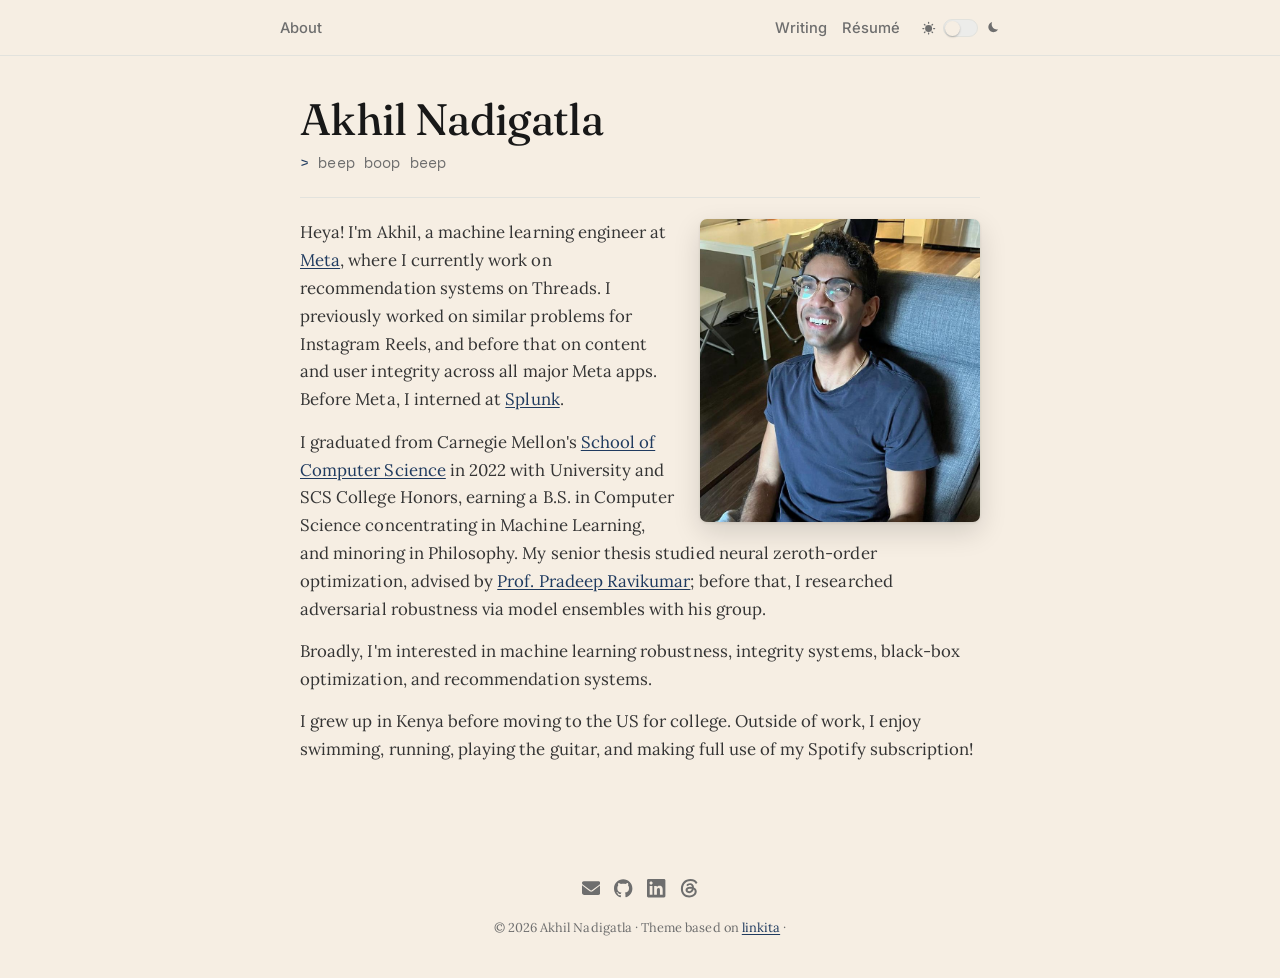
<file: index.html>
<!DOCTYPE html>
<html lang="en">
  <head>
    <meta charset="utf-8" />
    <meta name="viewport" content="width=device-width, initial-scale=1" />
    <script>
      (function () {
        try {
          var t = localStorage.getItem("theme");
          var prefersDark = window.matchMedia && window.matchMedia("(prefers-color-scheme: dark)").matches;
          if (t === "dark" || (!t && prefersDark)) document.documentElement.setAttribute("data-theme", "dark");
        } catch (e) {}
      })();
    </script>

    <meta name="description" content="Akhil Nadigatla is a software engineer at Meta and a Carnegie Mellon University graduate." />
    <meta name="author" content="Akhil Nadigatla" />

    <link rel="preconnect" href="https://fonts.googleapis.com" />
    <link rel="preconnect" href="https://fonts.gstatic.com" crossorigin />
    <link href="https://fonts.googleapis.com/css2?family=Fraunces:opsz,wght@9..144,340;9..144,440;9..144,560&family=Lora:ital,wght@0,400;0,500;0,600;1,400&family=Inter:wght@400;500;600&family=Space+Mono:wght@400;700&display=swap" rel="stylesheet" />

    <link rel="apple-touch-icon" sizes="180x180" href="assets/images/apple-touch-icon.png" />
    <link rel="icon" type="image/png" sizes="32x32" href="assets/images/favicon-32x32.png" />
    <link rel="icon" type="image/png" sizes="16x16" href="assets/images/favicon-16x16.png" />
    <link rel="manifest" href="/site.webmanifest" />

    <title>Akhil Nadigatla</title>

    <link rel="stylesheet" href="assets/css/style.css" />
  </head>

  <body>
    <header>
      <nav>
        <h2 class="site-name"><a href="/">About</a></h2>
        <div class="nav-right">
          <div class="internal-links">
            <a href="writing.html">Writing</a>
            <a href="assets/docs/resume.pdf" target="_blank" rel="noopener noreferrer">Résumé</a>
          </div>
          <button type="button" id="theme-toggle" class="theme-toggle" aria-pressed="false" aria-label="Switch to dark mode">
            <svg class="icon" viewBox="0 0 24 24"><path d="M12 4.5a1 1 0 0 1-1-1V2a1 1 0 1 1 2 0v1.5a1 1 0 0 1-1 1Zm0 17a1 1 0 0 1-1-1V19a1 1 0 1 1 2 0v1.5a1 1 0 0 1-1 1ZM4.5 13H3a1 1 0 1 1 0-2h1.5a1 1 0 1 1 0 2Zm17 0H20a1 1 0 1 1 0-2h1.5a1 1 0 1 1 0 2ZM6.34 7.34a1 1 0 0 1-.71-.29L4.6 6.02a1 1 0 0 1 1.42-1.42l1.03 1.03a1 1 0 0 1-.71 1.71Zm12.02 12.02a1 1 0 0 1-.71-.29l-1.03-1.03a1 1 0 0 1 1.42-1.42l1.03 1.03a1 1 0 0 1-.71 1.71ZM5.31 19.36a1 1 0 0 1-.71-1.71l1.03-1.03a1 1 0 1 1 1.42 1.42l-1.03 1.03a1 1 0 0 1-.71.29Zm12.02-12.02a1 1 0 0 1-.71-1.71l1.03-1.03a1 1 0 1 1 1.42 1.42l-1.03 1.03a1 1 0 0 1-.71.29ZM12 17.5A5.5 5.5 0 1 1 17.5 12 5.51 5.51 0 0 1 12 17.5Z"/></svg>
            <span class="track"><span class="thumb"></span></span>
            <svg class="icon" viewBox="0 0 24 24"><path d="M20.742 13.045a8.088 8.088 0 0 1-2.077.273c-4.484 0-8.121-3.637-8.121-8.121 0-1.271.291-2.475.812-3.548A8.121 8.121 0 1 0 20.742 13.045Z"/></svg>
          </button>
        </div>
      </nav>
    </header>

    <main>
      <section class="bio">
        <div class="bio-copy">
          <h1>Akhil Nadigatla</h1>
          <p class="tagline">beep boop beep</p>

          <div class="portrait">
            <img src="assets/images/author-image.jpg" alt="Portrait of Akhil Nadigatla" />
          </div>

          <p>
            Heya! I'm Akhil, a machine learning engineer at
            <a href="https://www.meta.com/" target="_blank" rel="noopener noreferrer">Meta</a>, where I currently
            work on recommendation systems on Threads. I previously worked on similar problems for Instagram
            Reels, and before that on content and user integrity across all major Meta apps. Before Meta, I
            interned at
            <a href="https://www.splunk.com/" target="_blank" rel="noopener noreferrer">Splunk</a>.
          </p>
          <p>
            I graduated from Carnegie Mellon's
            <a href="https://www.cs.cmu.edu/" target="_blank" rel="noopener noreferrer">School of Computer Science</a>
            in 2022 with University and SCS College Honors, earning a B.S. in Computer Science concentrating in
            Machine Learning, and minoring in Philosophy. My senior thesis studied neural zeroth-order optimization,
            advised by
            <a href="http://www.cs.cmu.edu/~pradeepr/" target="_blank" rel="noopener noreferrer">Prof. Pradeep Ravikumar</a>;
            before that, I researched adversarial robustness via model ensembles with his group.
          </p>
          <p>
            Broadly, I'm interested in machine learning robustness, integrity systems, black-box optimization, and
            recommendation systems.
          </p>
          <p>
            I grew up in Kenya before moving to the US for college. Outside of work, I enjoy swimming, running,
            playing the guitar, and making full use of my Spotify subscription!
          </p>
        </div>
      </section>
    </main>

    <footer>
      <ul class="contact-links" aria-label="Contact links">
        <li>
          <a href="mailto:akhilnadigatla@outlook.com" aria-label="Email" title="Email">
            <span class="sr-only">Email</span>
            <svg viewBox="0 0 512 512"><path d="M48 64C21.5 64 0 85.5 0 112c0 15.1 7.1 29.3 19.2 38.4L236.8 313.6c11.4 8.5 27 8.5 38.4 0L492.8 150.4c12.1-9.1 19.2-23.3 19.2-38.4c0-26.5-21.5-48-48-48H48zM0 176V384c0 35.3 28.7 64 64 64H448c35.3 0 64-28.7 64-64V176L294.4 339.2c-22.8 17.1-54 17.1-76.8 0L0 176z"/></svg>
          </a>
        </li>
        <li>
          <a href="https://www.github.com/akhilnadigatla" target="_blank" rel="noopener noreferrer" aria-label="GitHub" title="GitHub">
            <span class="sr-only">GitHub</span>
            <svg viewBox="0 0 24 24"><path d="M12 .297c-6.63 0-12 5.373-12 12 0 5.303 3.438 9.8 8.205 11.385.6.113.82-.258.82-.577 0-.285-.01-1.04-.015-2.04-3.338.724-4.042-1.61-4.042-1.61C4.422 18.07 3.633 17.7 3.633 17.7c-1.087-.744.084-.729.084-.729 1.205.084 1.838 1.236 1.838 1.236 1.07 1.835 2.809 1.305 3.495.998.108-.776.417-1.305.76-1.605-2.665-.3-5.466-1.332-5.466-5.93 0-1.31.465-2.38 1.235-3.22-.135-.303-.54-1.523.105-3.176 0 0 1.005-.322 3.3 1.23.96-.267 1.98-.399 3-.405 1.02.006 2.04.138 3 .405 2.28-1.552 3.285-1.23 3.285-1.23.645 1.653.24 2.873.12 3.176.765.84 1.23 1.91 1.23 3.22 0 4.61-2.805 5.625-5.475 5.92.42.36.81 1.096.81 2.22 0 1.606-.015 2.896-.015 3.286 0 .315.21.69.825.57C20.565 22.092 24 17.592 24 12.297c0-6.627-5.373-12-12-12"/></svg>
          </a>
        </li>
        <li>
          <a href="https://www.linkedin.com/in/akhil-nadigatla/" target="_blank" rel="noopener noreferrer" aria-label="LinkedIn" title="LinkedIn">
            <span class="sr-only">LinkedIn</span>
            <svg viewBox="0 0 24 24"><path d="M20.447 20.452h-3.554v-5.569c0-1.328-.027-3.037-1.852-3.037-1.853 0-2.136 1.445-2.136 2.939v5.667H9.351V9h3.414v1.561h.046c.477-.9 1.637-1.85 3.37-1.85 3.601 0 4.267 2.37 4.267 5.455v6.286zM5.337 7.433c-1.144 0-2.063-.926-2.063-2.065 0-1.138.92-2.063 2.063-2.063 1.14 0 2.064.925 2.064 2.063 0 1.139-.925 2.065-2.064 2.065zm1.782 13.019H3.555V9h3.564v11.452zM22.225 0H1.771C.792 0 0 .774 0 1.729v20.542C0 23.227.792 24 1.771 24h20.451C23.2 24 24 23.227 24 22.271V1.729C24 .774 23.2 0 22.222 0h.003z"/></svg>
          </a>
        </li>
        <li>
          <a href="https://www.threads.com/@akhil_nadigatla" target="_blank" rel="noopener noreferrer" aria-label="Threads" title="Threads">
            <span class="sr-only">Threads</span>
            <svg viewBox="0 0 24 24"><path d="M18.263 11.097c-.03-3.486-1.92-5.586-5.111-5.586-2.13 0-3.922.963-4.863 2.499l2.062 1.438c.535-.843 1.272-1.543 2.628-1.543 1.528 0 2.318.85 2.544 2.431a15 15 0 0 0-2.236-.173c-4.125 0-6.068 1.867-6.068 4.336s1.943 3.99 4.804 3.99c3.139 0 5.013-2.115 5.781-4.735.798.361 1.348 1.204 1.348 2.47 0 3.387-3.907 5.232-7.22 5.232-4.885 0-8.077-3.207-8.077-8.424 0-6.392 4.223-10.487 9.9-10.487 3.808 0 5.69 1.671 6.97 3.914l2.108-1.475C21.44 2.078 18.331 0 13.663 0 6.227 0 1.168 5.277 1.168 12.934c0 7 4.953 11.066 10.856 11.066 4.878 0 9.809-2.846 9.809-7.716 0-2.545-1.46-4.231-3.569-5.187m-6.33 4.855c-1.077 0-2.026-.512-2.026-1.453 0-1.483 1.822-1.934 3.606-1.934.678 0 1.34.045 1.927.173-.422 1.927-1.671 3.215-3.508 3.214Z"/></svg>
          </a>
        </li>
      </ul>
      <p class="footer-meta">
        &copy; 2026 Akhil Nadigatla · Theme based on <a href="https://github.com/salif/linkita" target="_blank" rel="noopener noreferrer">linkita</a> · <span id="last-updated"></span>
      </p>
    </footer>

    <script src="assets/js/theme.js"></script>
    <script src="assets/js/last-updated.js"></script>
  </body>
</html>
</file>
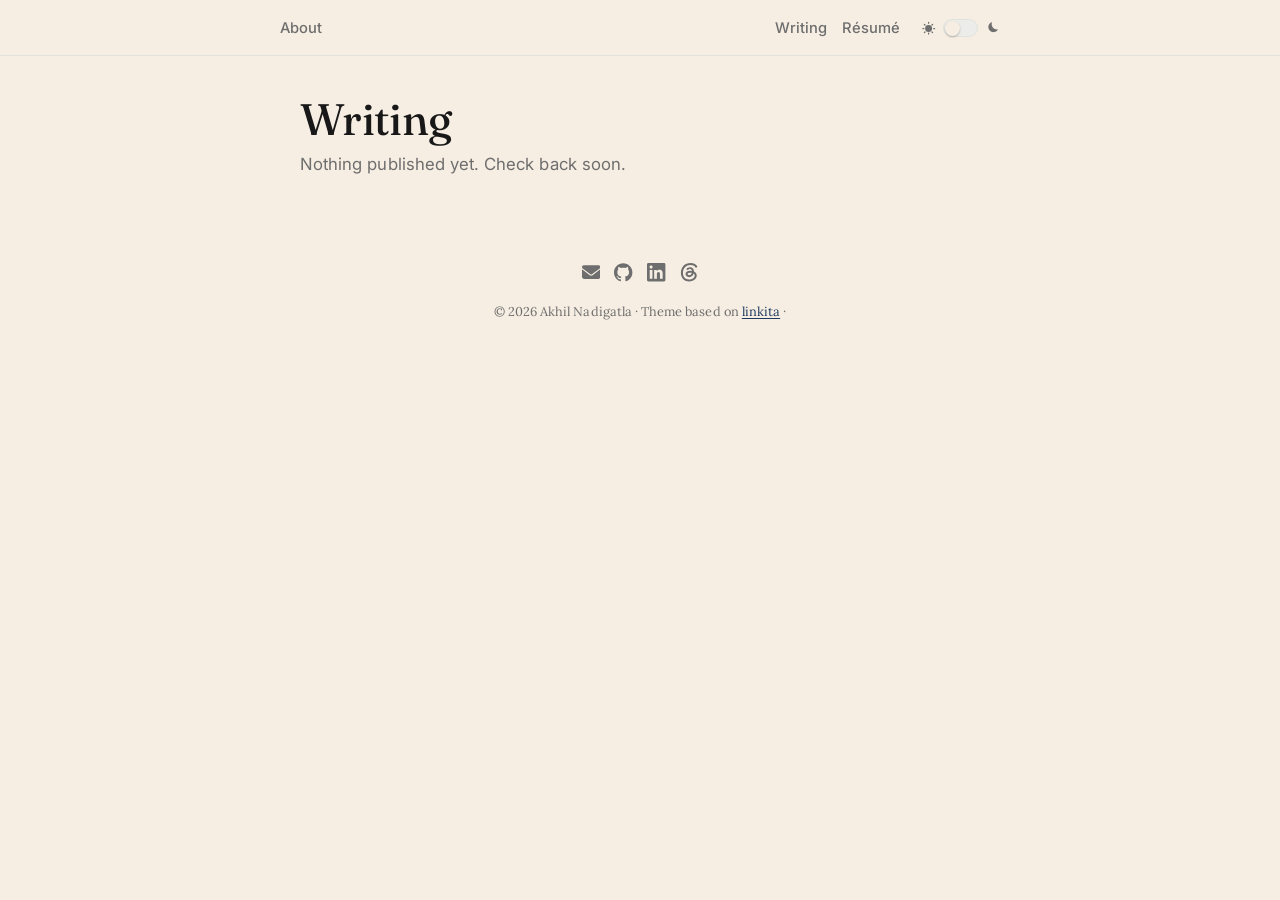
<file: writing.html>
<!DOCTYPE html>
<html lang="en">
  <head>
    <meta charset="utf-8" />
    <meta name="viewport" content="width=device-width, initial-scale=1" />
    <script>
      (function () {
        try {
          var t = localStorage.getItem("theme");
          var prefersDark = window.matchMedia && window.matchMedia("(prefers-color-scheme: dark)").matches;
          if (t === "dark" || (!t && prefersDark)) document.documentElement.setAttribute("data-theme", "dark");
        } catch (e) {}
      })();
    </script>

    <meta name="description" content="Writing by Akhil Nadigatla." />
    <meta name="author" content="Akhil Nadigatla" />

    <link rel="preconnect" href="https://fonts.googleapis.com" />
    <link rel="preconnect" href="https://fonts.gstatic.com" crossorigin />
    <link href="https://fonts.googleapis.com/css2?family=Fraunces:opsz,wght@9..144,340;9..144,440;9..144,560&family=Lora:ital,wght@0,400;0,500;0,600;1,400&family=Inter:wght@400;500;600&family=Space+Mono:wght@400;700&display=swap" rel="stylesheet" />

    <link rel="apple-touch-icon" sizes="180x180" href="assets/images/apple-touch-icon.png" />
    <link rel="icon" type="image/png" sizes="32x32" href="assets/images/favicon-32x32.png" />
    <link rel="icon" type="image/png" sizes="16x16" href="assets/images/favicon-16x16.png" />
    <link rel="manifest" href="/site.webmanifest" />

    <title>Writing | Akhil Nadigatla</title>

    <link rel="stylesheet" href="assets/css/style.css" />
  </head>

  <body>
    <header>
      <nav>
        <h2 class="site-name"><a href="/">About</a></h2>
        <div class="nav-right">
          <div class="internal-links">
            <a href="writing.html">Writing</a>
            <a href="assets/docs/resume.pdf" target="_blank" rel="noopener noreferrer">Résumé</a>
          </div>
          <button type="button" id="theme-toggle" class="theme-toggle" aria-pressed="false" aria-label="Switch to dark mode">
            <svg class="icon" viewBox="0 0 24 24"><path d="M12 4.5a1 1 0 0 1-1-1V2a1 1 0 1 1 2 0v1.5a1 1 0 0 1-1 1Zm0 17a1 1 0 0 1-1-1V19a1 1 0 1 1 2 0v1.5a1 1 0 0 1-1 1ZM4.5 13H3a1 1 0 1 1 0-2h1.5a1 1 0 1 1 0 2Zm17 0H20a1 1 0 1 1 0-2h1.5a1 1 0 1 1 0 2ZM6.34 7.34a1 1 0 0 1-.71-.29L4.6 6.02a1 1 0 0 1 1.42-1.42l1.03 1.03a1 1 0 0 1-.71 1.71Zm12.02 12.02a1 1 0 0 1-.71-.29l-1.03-1.03a1 1 0 0 1 1.42-1.42l1.03 1.03a1 1 0 0 1-.71 1.71ZM5.31 19.36a1 1 0 0 1-.71-1.71l1.03-1.03a1 1 0 1 1 1.42 1.42l-1.03 1.03a1 1 0 0 1-.71.29Zm12.02-12.02a1 1 0 0 1-.71-1.71l1.03-1.03a1 1 0 1 1 1.42 1.42l-1.03 1.03a1 1 0 0 1-.71.29ZM12 17.5A5.5 5.5 0 1 1 17.5 12 5.51 5.51 0 0 1 12 17.5Z"/></svg>
            <span class="track"><span class="thumb"></span></span>
            <svg class="icon" viewBox="0 0 24 24"><path d="M20.742 13.045a8.088 8.088 0 0 1-2.077.273c-4.484 0-8.121-3.637-8.121-8.121 0-1.271.291-2.475.812-3.548A8.121 8.121 0 1 0 20.742 13.045Z"/></svg>
          </button>
        </div>
      </nav>
    </header>

    <main>
      <section class="writing-page">
        <h1>Writing</h1>
        <p class="empty-state">Nothing published yet. Check back soon.</p>
      </section>
    </main>

    <footer>
      <ul class="contact-links" aria-label="Contact links">
        <li>
          <a href="mailto:akhilnadigatla@outlook.com" aria-label="Email" title="Email">
            <span class="sr-only">Email</span>
            <svg viewBox="0 0 512 512"><path d="M48 64C21.5 64 0 85.5 0 112c0 15.1 7.1 29.3 19.2 38.4L236.8 313.6c11.4 8.5 27 8.5 38.4 0L492.8 150.4c12.1-9.1 19.2-23.3 19.2-38.4c0-26.5-21.5-48-48-48H48zM0 176V384c0 35.3 28.7 64 64 64H448c35.3 0 64-28.7 64-64V176L294.4 339.2c-22.8 17.1-54 17.1-76.8 0L0 176z"/></svg>
          </a>
        </li>
        <li>
          <a href="https://www.github.com/akhilnadigatla" target="_blank" rel="noopener noreferrer" aria-label="GitHub" title="GitHub">
            <span class="sr-only">GitHub</span>
            <svg viewBox="0 0 24 24"><path d="M12 .297c-6.63 0-12 5.373-12 12 0 5.303 3.438 9.8 8.205 11.385.6.113.82-.258.82-.577 0-.285-.01-1.04-.015-2.04-3.338.724-4.042-1.61-4.042-1.61C4.422 18.07 3.633 17.7 3.633 17.7c-1.087-.744.084-.729.084-.729 1.205.084 1.838 1.236 1.838 1.236 1.07 1.835 2.809 1.305 3.495.998.108-.776.417-1.305.76-1.605-2.665-.3-5.466-1.332-5.466-5.93 0-1.31.465-2.38 1.235-3.22-.135-.303-.54-1.523.105-3.176 0 0 1.005-.322 3.3 1.23.96-.267 1.98-.399 3-.405 1.02.006 2.04.138 3 .405 2.28-1.552 3.285-1.23 3.285-1.23.645 1.653.24 2.873.12 3.176.765.84 1.23 1.91 1.23 3.22 0 4.61-2.805 5.625-5.475 5.92.42.36.81 1.096.81 2.22 0 1.606-.015 2.896-.015 3.286 0 .315.21.69.825.57C20.565 22.092 24 17.592 24 12.297c0-6.627-5.373-12-12-12"/></svg>
          </a>
        </li>
        <li>
          <a href="https://www.linkedin.com/in/akhil-nadigatla/" target="_blank" rel="noopener noreferrer" aria-label="LinkedIn" title="LinkedIn">
            <span class="sr-only">LinkedIn</span>
            <svg viewBox="0 0 24 24"><path d="M20.447 20.452h-3.554v-5.569c0-1.328-.027-3.037-1.852-3.037-1.853 0-2.136 1.445-2.136 2.939v5.667H9.351V9h3.414v1.561h.046c.477-.9 1.637-1.85 3.37-1.85 3.601 0 4.267 2.37 4.267 5.455v6.286zM5.337 7.433c-1.144 0-2.063-.926-2.063-2.065 0-1.138.92-2.063 2.063-2.063 1.14 0 2.064.925 2.064 2.063 0 1.139-.925 2.065-2.064 2.065zm1.782 13.019H3.555V9h3.564v11.452zM22.225 0H1.771C.792 0 0 .774 0 1.729v20.542C0 23.227.792 24 1.771 24h20.451C23.2 24 24 23.227 24 22.271V1.729C24 .774 23.2 0 22.222 0h.003z"/></svg>
          </a>
        </li>
        <li>
          <a href="https://www.threads.com/@akhil_nadigatla" target="_blank" rel="noopener noreferrer" aria-label="Threads" title="Threads">
            <span class="sr-only">Threads</span>
            <svg viewBox="0 0 24 24"><path d="M18.263 11.097c-.03-3.486-1.92-5.586-5.111-5.586-2.13 0-3.922.963-4.863 2.499l2.062 1.438c.535-.843 1.272-1.543 2.628-1.543 1.528 0 2.318.85 2.544 2.431a15 15 0 0 0-2.236-.173c-4.125 0-6.068 1.867-6.068 4.336s1.943 3.99 4.804 3.99c3.139 0 5.013-2.115 5.781-4.735.798.361 1.348 1.204 1.348 2.47 0 3.387-3.907 5.232-7.22 5.232-4.885 0-8.077-3.207-8.077-8.424 0-6.392 4.223-10.487 9.9-10.487 3.808 0 5.69 1.671 6.97 3.914l2.108-1.475C21.44 2.078 18.331 0 13.663 0 6.227 0 1.168 5.277 1.168 12.934c0 7 4.953 11.066 10.856 11.066 4.878 0 9.809-2.846 9.809-7.716 0-2.545-1.46-4.231-3.569-5.187m-6.33 4.855c-1.077 0-2.026-.512-2.026-1.453 0-1.483 1.822-1.934 3.606-1.934.678 0 1.34.045 1.927.173-.422 1.927-1.671 3.215-3.508 3.214Z"/></svg>
          </a>
        </li>
      </ul>
      <p class="footer-meta">
        &copy; 2026 Akhil Nadigatla · Theme based on <a href="https://github.com/salif/linkita" target="_blank" rel="noopener noreferrer">linkita</a> · <span id="last-updated"></span>
      </p>
    </footer>

    <script src="assets/js/theme.js"></script>
    <script src="assets/js/last-updated.js"></script>
  </body>
</html>
</file>
<file: assets/css/style.css>
:root {
  --bg: #f6eee3;
  --heading: #181818;
  --text: #343434;
  --muted: #6e6e6e;
  --border: #e2e2dd;
  --accent: #1f3a5f;
  --accent-hover: #12263f;
  --track-bg: #ececea;

  --page-width: 720px;
  --font-display: "Fraunces", "Iowan Old Style", "Palatino Linotype", "Book Antiqua", Georgia, serif;
  --font-serif: "Lora", "Iowan Old Style", "Palatino Linotype", "Book Antiqua", Georgia, serif;
  --font-sans: "Inter", "Segoe UI", -apple-system, BlinkMacSystemFont, "Helvetica Neue", Arial, sans-serif;
  --font-mono: "Space Mono", "SF Mono", "Fira Code", "JetBrains Mono", Consolas, monospace;
}

[data-theme="dark"] {
  --bg: #1a1714;
  --heading: #f2f2f0;
  --text: #d3d3d0;
  --muted: #93938e;
  --border: #34363a;
  --accent: #7fa8d9;
  --accent-hover: #a3c2e8;
  --track-bg: #26282c;
}

* {
  box-sizing: border-box;
}

html {
  color-scheme: light;
}

html[data-theme="dark"] {
  color-scheme: dark;
}

body {
  margin: 0;
  padding: 0;
  background: var(--bg);
  color: var(--text);
  font-family: var(--font-sans);
  font-size: 1.05rem;
  font-weight: 400;
  line-height: 1.66;
  letter-spacing: 0.003em;
  text-rendering: optimizeLegibility;
  -webkit-font-smoothing: antialiased;
  transition: background 0.15s ease, color 0.15s ease;
}

main {
  width: min(var(--page-width), calc(100% - 2.5rem));
  margin: 0 auto;
  padding: 2.5rem 1.25rem 3rem;
}

h1, h2, h3, h4, h5, h6 {
  margin: 0 0 0.45rem;
  color: var(--heading);
  line-height: 1.22;
  font-family: var(--font-serif);
  font-weight: 500;
  letter-spacing: -0.01em;
}

h1 {
  font-family: var(--font-display);
  font-size: 2.75rem;
  font-weight: 440;
  font-variation-settings: "opsz" 40;
  letter-spacing: -0.015em;
  line-height: 1.08;
}

p {
  margin: 0 0 0.9rem;
  font-family: var(--font-serif);
}

a {
  color: var(--accent);
  text-underline-offset: 0.14em;
}

a:hover {
  color: var(--accent-hover);
}

img {
  max-width: 100%;
  height: auto;
}

/* Header / nav */

header {
  position: sticky;
  top: 0;
  z-index: 100;
  padding: 0.9rem 1.25rem 0.8rem;
  background: var(--bg);
  border-bottom: 1px solid var(--border);
}

nav {
  display: flex;
  align-items: center;
  justify-content: space-between;
  gap: 1rem;
  width: min(var(--page-width), calc(100% - 2.5rem));
  margin: 0 auto;
}

.site-name {
  margin: 0;
  font-size: 0.92rem;
  font-family: var(--font-sans);
  font-weight: 500;
  letter-spacing: 0;
}

.site-name a {
  padding: 0.1rem 0;
  text-decoration: none;
  color: var(--muted);
}

.site-name a:hover {
  color: var(--heading);
}

.nav-right {
  display: flex;
  align-items: center;
  gap: 1.3rem;
}

.internal-links {
  display: flex;
  gap: 0.9rem;
}

.internal-links a {
  padding: 0.1rem 0;
  color: var(--muted);
  text-decoration: none;
  font-family: var(--font-sans);
  font-size: 0.92rem;
  font-weight: 500;
}

.internal-links a:hover {
  color: var(--heading);
}

/* Theme toggle */

.theme-toggle {
  display: inline-flex;
  align-items: center;
  gap: 0.45rem;
  background: none;
  border: none;
  padding: 0;
  margin: 0;
  cursor: pointer;
  color: var(--muted);
}

.theme-toggle .icon {
  width: 0.95rem;
  height: 0.95rem;
  flex: none;
  fill: currentColor;
}

.theme-toggle .track {
  position: relative;
  width: 2.15rem;
  height: 1.15rem;
  border-radius: 999px;
  background: var(--track-bg);
  border: 1px solid var(--border);
  transition: background 0.15s ease;
}

.theme-toggle .thumb {
  position: absolute;
  top: 1px;
  left: 1px;
  width: 0.95rem;
  height: 0.95rem;
  border-radius: 50%;
  background: var(--bg);
  box-shadow: 0 1px 2px rgba(0, 0, 0, 0.25);
  transform: translateX(0);
  transition: transform 0.18s ease;
}

[data-theme="dark"] .theme-toggle .thumb {
  transform: translateX(1rem);
}

/* Bio (home page) */

.bio {
  margin-bottom: 1.9rem;
}

.tagline {
  margin: 0 0 1.35rem;
  padding-bottom: 1.35rem;
  border-bottom: 1px solid var(--border);
  font-family: var(--font-mono);
  font-size: 0.92rem;
  letter-spacing: 0.01em;
  color: var(--muted);
}

.tagline::before {
  content: "> ";
  color: var(--accent);
}

.portrait {
  float: right;
  width: clamp(220px, 24vw, 280px);
  margin: 0 0 1rem 1.6rem;
}

.portrait img {
  display: block;
  width: 100%;
  height: auto;
  border-radius: 7px;
  box-shadow: 0 1px 3px rgba(0, 0, 0, 0.09), 0 10px 28px rgba(0, 0, 0, 0.14);
}

[data-theme="dark"] .portrait img {
  box-shadow: 0 1px 3px rgba(0, 0, 0, 0.35), 0 10px 28px rgba(0, 0, 0, 0.5);
}

.bio-copy::after {
  content: "";
  display: block;
  clear: both;
}

/* Writing list / empty state */

.empty-state {
  color: var(--muted);
  font-family: var(--font-sans);
}

.post-list {
  list-style: none;
  padding: 0;
  margin: 0;
  display: grid;
  gap: 1.35rem;
}

.post-list h3 {
  margin: 0 0 0.3rem;
  font-size: 1.42rem;
  font-weight: 500;
}

.post-list a {
  color: inherit;
  text-decoration: none;
}

.post-list a:hover h3 {
  color: var(--heading);
  text-decoration: underline;
  text-decoration-color: var(--muted);
}

.post-list .description {
  margin: 0 0 0.36rem;
  font-family: var(--font-serif);
}

.post-list .meta {
  margin: 0;
  color: var(--muted);
  font-family: var(--font-sans);
  font-size: 0.91rem;
}

/* Footer / contact links */

footer {
  width: min(var(--page-width), calc(100% - 2.5rem));
  margin: 0 auto;
  padding: 1.4rem 1.25rem 2.5rem;
  color: var(--muted);
  font-family: var(--font-sans);
  font-size: 0.88rem;
}

.contact-links {
  display: flex;
  flex-wrap: wrap;
  justify-content: center;
  gap: 0.9rem;
  margin: 0 0 0.8rem;
  padding: 0;
  list-style: none;
}

.contact-links a {
  display: inline-flex;
  align-items: center;
  justify-content: center;
  color: var(--muted);
  text-decoration: none;
}

.contact-links a:hover {
  color: var(--accent);
}

.contact-links svg {
  display: block;
  width: 1.15rem;
  height: 1.15rem;
  fill: currentColor;
}

.footer-meta {
  margin: 0;
  font-size: 0.8rem;
  text-align: center;
}

.sr-only {
  border: 0;
  padding: 0;
  margin: 0;
  position: absolute !important;
  height: 1px;
  width: 1px;
  overflow: hidden;
  clip: rect(1px, 1px, 1px, 1px);
  clip-path: inset(50%);
  white-space: nowrap;
}

@media (max-width: 720px) {
  body {
    font-size: 1rem;
  }

  main {
    width: auto;
    padding: 1.5rem 1rem 2.5rem;
  }

  h1 {
    font-size: 2.3rem;
  }

  nav {
    width: auto;
  }

  .portrait {
    float: none;
    width: min(100%, 340px);
    max-width: 340px;
    margin: 0 0 1.25rem;
  }
}
</file>
